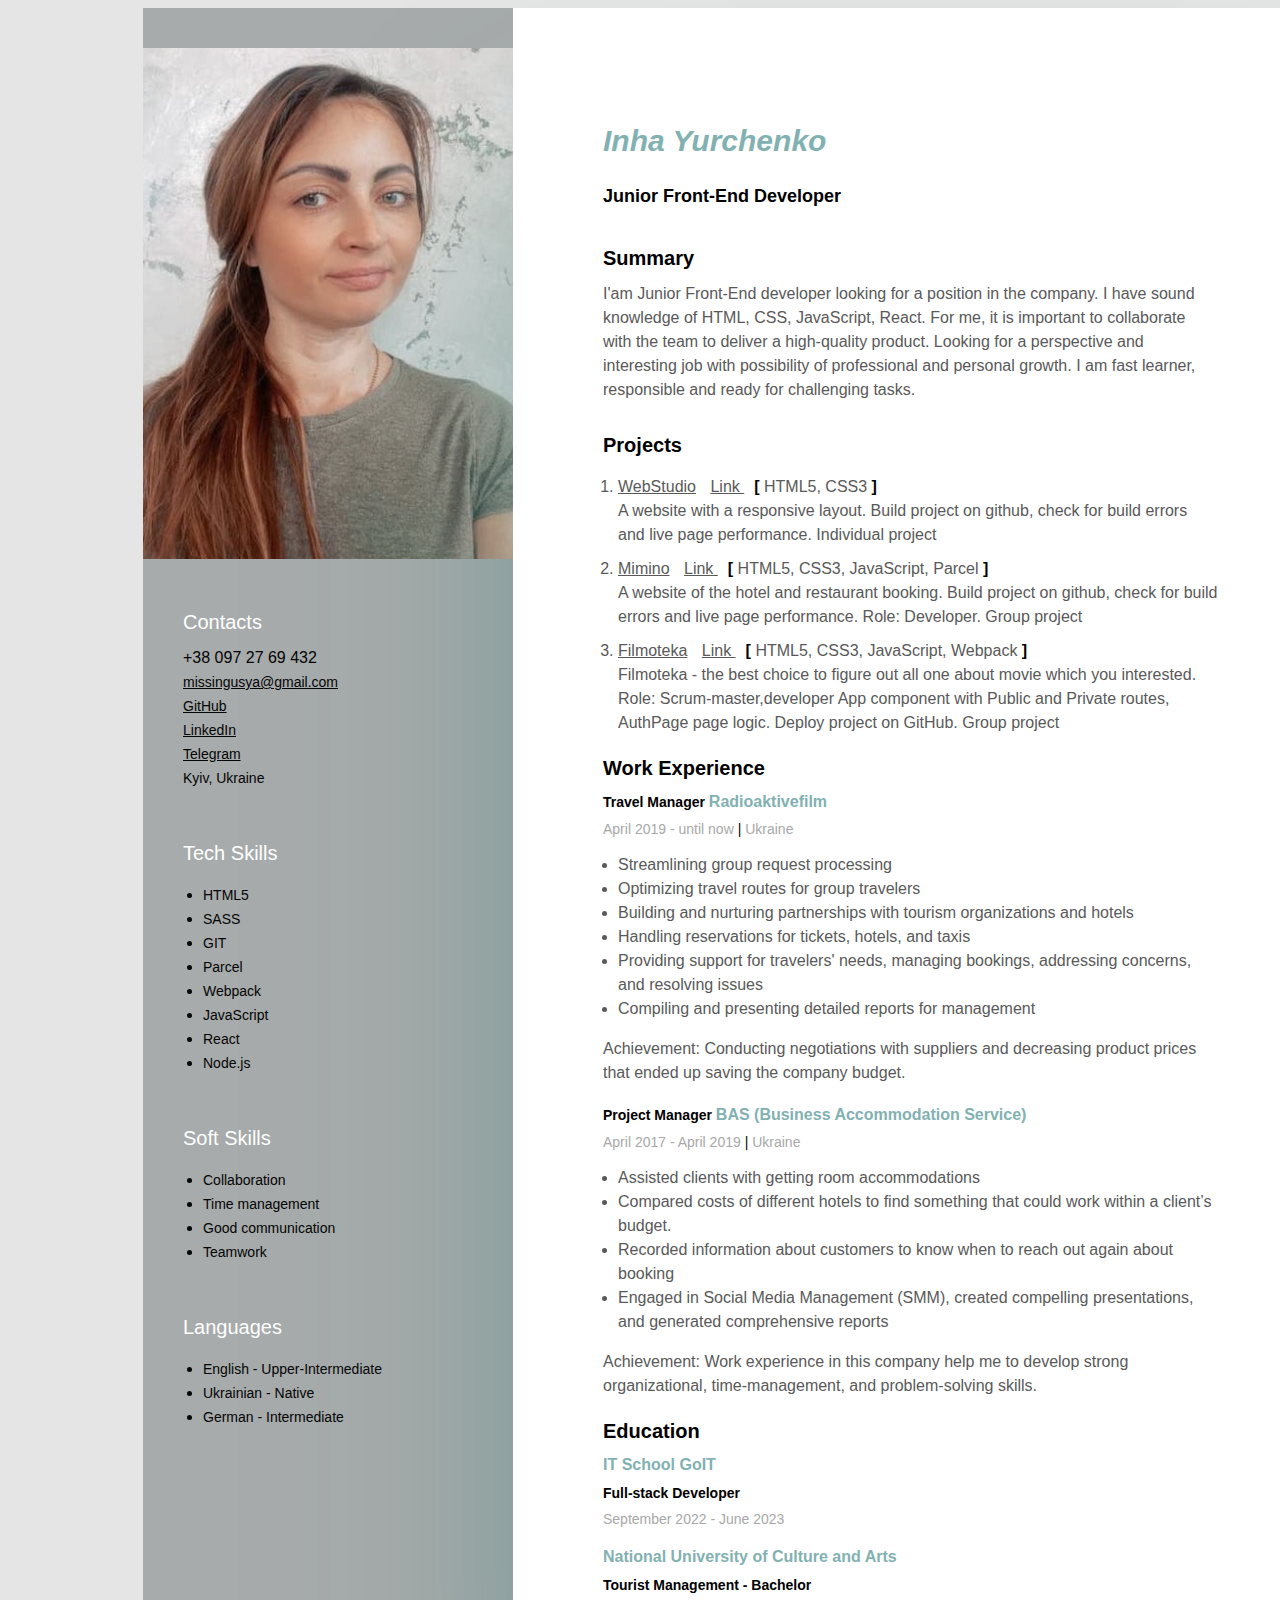
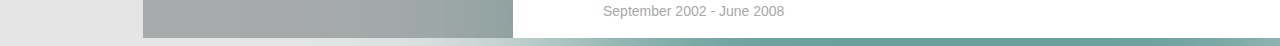
<file: index.html>
<!DOCTYPE html>
<html lang="en">
  <head>
    <meta charset="UTF-8" />
    <meta http-equiv="X-UA-Compatible" content="IE=edge" />
    <meta name="viewport" content="width=device-width, initial-scale=1.0" />
    <title>CV</title>
    <link rel="preconnect" href="https://fonts.googleapis.com" />
    <link
      href="https://fonts.googleapis.com/css2?family=Montserrat:wght@400;700&display=swap"
      rel="stylesheet"
    />
    <link rel="stylesheet" href="styles/styles.css" />
  </head>

  <body>
    <!-- Main -->
    <div class="main">
      <div class="main-content">
        <!-- About me -->
        <div class="about">
          <h1 class="about-name">Inha Yurchenko</h1>
          <h2 class="about-position">Junior Front-End Developer</h2>
          <h3 class="title">Summary</h3>
          <p class="about-description">
            I'am Junior Front-End developer looking for a position in the
            company. I have sound knowledge of HTML, CSS, JavaScript, React. For
            me, it is important to collaborate with the team to deliver a
            high-quality product. Looking for a perspective and interesting job
            with possibility of professional and personal growth. I am fast
            learner, responsible and ready for challenging tasks.
          </p>
        </div>
        <!-- Projects -->
        <div class="projects">
          <h3 class="title">Projects</h3>
          <ol class="projects-list">
            <li class="project-item">
              <span class="project">
                <a
                  href="https://inhaasap.github.io/goit-markup-hw-08/"
                  class="project-link"
                  >WebStudio</a
                >

                <a
                  href="https://github.com/Inhaasap/goit-markup-hw-08"
                  class="project-link"
                  >Link
                </a>

                <span class="project-bracket">[</span> HTML5, CSS3
                <span class="project-bracket">]</span></span
              >
              <p class="project-text">
                A website with a responsive layout. Build project on github,
                check for build errors and live page performance. Individual
                project
              </p>
            </li>
            <li class="project-item">
              <span class="project">
                <a
                  href="https://olhalushina.github.io/mimino/"
                  class="project-link"
                  >Mimino</a
                >
                <a
                  href="https://github.com/OlhaLushina/mimino"
                  class="project-link"
                  >Link
                </a>
                <span class="project-bracket">[</span> HTML5, CSS3, JavaScript,
                Parcel <span class="project-bracket">]</span></span
              >
              <p class="project-text">
                A website of the hotel and restaurant booking. Build project on
                github, check for build errors and live page performance. Role:
                Developer. Group project
              </p>
            </li>
            <li class="project-item">
              <span class="project">
                <a
                  href="https://bohdanmus.github.io/Filmoteka/"
                  class="project-link"
                  >Filmoteka</a
                >
                <a
                  href="https://github.com/BohdanMus/Filmoteka"
                  class="project-link"
                  >Link
                </a>
                <span class="project-bracket">[</span> HTML5, CSS3, JavaScript,
                Webpack <span class="project-bracket">]</span></span
              >
              <p class="project-text">
                Filmoteka - the best choice to figure out all one about movie
                which you interested. Role: Scrum-master,developer App component
                with Public and Private routes, AuthPage page logic. Deploy
                project on GitHub. Group project
              </p>
            </li>
            <!-- <li class="project-item">
        <span class="project">
        <a href="https://cryptohub.p.goit.global/" class="project-link">https://cryptohub.p.goit.global/</a>
        ...............<span class="project-bracket">[</span> JavaScript <span class="project-bracket">]</span></span>
      </li>
      <li class="project-item">
        <span class="project">
        <a href="https://kidslike.p.goit.global/" class="project-link">https://kidslike.p.goit.global/</a>
        ........<span class="project-bracket">[</span> React.js, Node.js <span class="project-bracket">]</span></span>
      </li>
      <li class="project-item">
        <span class="project">
        <a href="https://kidslike.p.goit.global/" class="project-link">https://kidslike.p.goit.global/</a>
        ........<span class="project-bracket">[</span> React.js, Node.js <span class="project-bracket">]</span></span>
      </li> -->
          </ol>
        </div>
        <!-- Work -->
        <div class="work">
          <h3 class="title">Work Experience</h3>
          <!-- Copmany 1 -->
          <!-- <div>
        <h4 class="work-position">Front-End Developer 
         <span class="organisation">Freelance</span></h4>
        <p class="period">April 2022 - up to now   
         <span class="line">|</span>  Ukraine</p>
        <ul class="work-list">
          <li class="work-list-item">Lorem ipsum dolor sit amet, consectetur adipisicing elit. Inventore, fugit?</li>
          <li class="work-list-item">Lorem ipsum dolor sit amet, consectetur adipisicing elit. Inventore, fugit?</li>
          <li class="work-list-item">Lorem ipsum dolor sit amet, consectetur adipisicing elit. Inventore, fugit?</li>
          <li class="work-list-item">Lorem ipsum dolor sit amet, consectetur adipisicing elit. Inventore, fugit?</li>
        </ul>
    </div> -->
          <!-- Company 2 -->
          <div class="work-experience">
            <h4 class="work-position">
              Travel Manager <span class="organisation">Radioaktivefilm</span>
            </h4>
            <p class="period">
              April 2019 - until now <span class="line">|</span> Ukraine
            </p>
            <ul class="work-list">
              <li class="work-list-item">
                Streamlining group request processing
              </li>
              <li class="work-list-item">
                Optimizing travel routes for group travelers
              </li>
              <li class="work-list-item">
                Building and nurturing partnerships with tourism organizations
                and hotels
              </li>
              <li class="work-list-item">
                Handling reservations for tickets, hotels, and taxis
              </li>
              <li class="work-list-item">
                Providing support for travelers' needs, managing bookings,
                addressing concerns, and resolving issues
              </li>
              <li class="work-list-item">
                Compiling and presenting detailed reports for management
              </li>
            </ul>
            <p class="work-list-text">
              Achievement: Conducting negotiations with suppliers and decreasing
              product prices that ended up saving the company budget.
            </p>
          </div>
          <!-- Company 3 -->
          <div class="work-experience">
            <h4 class="work-position">
              Project Manager
              <span class="organisation"
                >BAS (Business Accommodation Service)</span
              >
            </h4>
            <p class="period">
              April 2017 - April 2019 <span class="line">|</span> Ukraine
            </p>
            <ul class="work-list">
              <li class="work-list-item">
                Assisted clients with getting room accommodations
              </li>
              <li class="work-list-item">
                Compared costs of different hotels to find something that could
                work within a client’s budget.
              </li>
              <li class="work-list-item">
                Recorded information about customers to know when to reach out
                again about booking
              </li>
              <li class="work-list-item">
                Engaged in Social Media Management (SMM), created compelling
                presentations, and generated comprehensive reports
              </li>
            </ul>
            <p class="work-list-text">
              Achievement: Work experience in this company help me to develop
              strong organizational, time-management, and problem-solving
              skills.
            </p>
          </div>
          <!-- Education -->
          <div class="education">
            <h4 class="education-title">Education</h4>
            <h5 class="education-secondary">IT School GoIT</h5>
            <h6 class="education-undertitle">Full-stack Developer</h6>
            <p class="education-text">September 2022 - June 2023</p>
            <h5 class="education-secondary">
              National University of Culture and Arts
            </h5>
            <h6 class="education-undertitle">Tourist Management - Bachelor</h6>
            <p class="education-text">September 2002 - June 2008</p>
          </div>
        </div>
      </div>
      <!-- Side bar -->
      <aside class="side-bar">
        <img
          class="photo"
          src="./img/photo1.jpg"
          alt="фото дівчини"
          width="370"
        />
        <!-- Contacts -->
        <div class="contacts">
          <h3 class="sidebar-title">Contacts</h3>
          <div class="contact">
            <p class="contact-text">
              <!-- <svg class="contact-icon" width="15" height="15">
                <use href="./img/symbol-defs.svg#icon-mobile"></use>
              </svg> -->
              <a class="contact-link" href="380972769432"></a>+38 097 27 69 432
            </p>
            <p>
              <!-- <svg class="contact-icon" width="15" height="15">
                <use href="./img/symbol-defs.svg#icon-envelop"></use>
              </svg> -->
              <a class="contact-link" href="mailto:missingusya@gmail.com"
                >missingusya@gmail.com</a
              >
            </p>
            <p>
              <!-- <svg class="contact-icon" width="15" height="15">
                <use href="./img/symbol-defs.svg#icon-github"></use>
              </svg> -->
              <a class="contact-link" href="https://github.com/Inhaasap"
                >GitHub</a
              >
            </p>
            <p>
              <!-- <svg class="contact-icon" width="15" height="15">
                <use href="./img/symbol-defs.svg#icon-linkedin"></use>
              </svg> -->
              <a
                class="contact-link"
                href="https://www.linkedin.com/in/inha-yurchenko-64b110150/"
                >LinkedIn</a
              >
            </p>
            <p>
              <!-- <svg class="contact-icon" width="15" height="15">
                <use href="./img/symbol-defs.svg#icon-telegram"></use>
              </svg> -->
              <a class="contact-link" href="https://t.me/inhaasap">Telegram</a>
            </p>
            <p>
              <!-- <svg class="contact-icon" width="15" height="15">
                <use href="./img/symbol-defs.svg#icon-location"></use>
              </svg> -->
              <a class="contact-link location" href="#">Kyiv, Ukraine</a>
            </p>
          </div>
          <!-- Tech Skils -->
          <div class="tech-skills">
            <h3 class="sidebar-title">Tech Skills</h3>
            <ul class="tech-skills-list">
              <li class="tech-skills-item">
                <span class="tech-skills-text">HTML5</span>
              </li>
              <li class="tech-skills-item">
                <span class="tech-skills-text">SASS</span>
              </li>
              <li class="tech-skills-item">
                <span class="tech-skills-text">GIT</span>
              </li>
              <li class="tech-skills-item">
                <span class="tech-skills-text">Parcel</span>
              </li>
              <li class="tech-skills-item">
                <span class="tech-skills-text">Webpack</span>
              </li>
              <li class="tech-skills-item">
                <span class="tech-skills-text">JavaScript</span>
              </li>
              <li class="tech-skills-item">
                <span class="tech-skills-text">React</span>
              </li>
              <li class="tech-skills-item">
                <span class="tech-skills-text">Node.js</span>
              </li>
            </ul>
          </div>

          <!-- Soft Skils -->
          <div class="soft-skills">
            <h3 class="sidebar-title">Soft Skills</h3>
            <ul class="tech-skills-list">
              <li class="tech-skills-item">
                <span class="tech-skills-text">Collaboration</span>
              </li>
              <li class="tech-skills-item">
                <span class="tech-skills-text">Time management</span>
              </li>
              <li class="tech-skills-item">
                <span class="tech-skills-text">Good communication</span>
              </li>
              <li class="tech-skills-item">
                <span class="tech-skills-text">Teamwork</span>
              </li>
            </ul>
          </div>

          <!-- Languages -->
          <div class="languages">
            <h3 class="sidebar-title">Languages</h3>
            <ul class="languages-list">
              <li class="languages-item">
                <span class="languages-text">English - Upper-Intermediate</span>
              </li>
              <li class="languages-item">
                <span class="languages-text">Ukrainian - Native </span>
              </li>
              <li class="languages-item">
                <span class="languages-text">German - Intermediate</span>
              </li>
            </ul>
          </div>
        </div>
      </aside>
    </div>
  </body>
</html>
</file>
<file: styles/styles.css>
body {
  /* font-family: Montserrat, sans-serif; */
  background-color: #e5e5e5;
  font-family: "Gill Sans", "Gill Sans MT", Calibri, "Trebuchet MS", sans-serif;
}

p,
h1,
h2,
h3,
h4,
h5,
h6 {
  margin: 0;
}

.main {
  display: flex;
  flex-direction: row-reverse;
  background-color: #e5e5e5;
  width: 1300px;
  margin: 0 auto;
}

.main-content {
  background-color: #ffffff;
  height: 1420px;
  box-shadow: 46px 200px 224px -14px rgba(70, 138, 132, 0.81);
  padding: 105px 90px;
}

.about {
  margin-bottom: 20px;
}

.about-position {
  font-style: normal;
  font-weight: 600;
  font-size: 18px;
  line-height: 17px;
  color: #000000;
  margin-bottom: 40px;
}

.about-name {
  font-style: italic;
  font-weight: 600;
  font-size: 30px;
  line-height: 55px;
  color: rgb(130, 177, 177);
  margin-bottom: 20px;
}

.about-description {
  font-weight: 500;
  font-size: 16px;
  line-height: 24px;
  color: #595959;
  width: 600px;
  margin-bottom: 30px;
}

.projects {
  margin-bottom: 20px;
}

.title {
  font-style: normal;
  font-weight: 600;
  font-size: 20px;
  line-height: 27px;
  color: #000000;
  margin-bottom: 10px;
}

.projects-list {
  padding: 0;
  margin-left: 15px;
}

.project-item {
  font-weight: 500;
  font-size: 16px;
  line-height: 24px;
  color: #595959;
  width: 600px;
  margin-bottom: 10px;
}

.project,
.project-link {
  font-style: normal;
  font-weight: 500;
  font-size: 16px;
  line-height: 24px;
  color: #595959;
}

.project-link {
  /* text-decoration: none; */
  margin-right: 10px;
}

.project-bracket {
  font-style: normal;
  font-weight: 600;
  font-size: 16px;
  line-height: 24px;
  color: #000000;
}

.project-text {
  font-style: normal;
  font-weight: 500;
  font-size: 16px;
  line-height: 24px;
  color: #595959;
}

.work {
  margin-bottom: 20px;
}

.work-position {
  font-style: normal;
  font-weight: 700;
  font-size: 16px;
  line-height: 20px;
  color: #000000;
  margin-bottom: 10px;
}

.organisation {
  font-style: normal;
  font-weight: 600;
  font-size: 16px;
  line-height: 20px;
  color: rgb(130, 177, 177);
  margin-bottom: 10px;
}

.period {
  font-style: normal;
  font-weight: 400;
  font-size: 14px;
  line-height: 15px;
  color: #a8a8a8;
  margin-bottom: 10px;
}

.line {
  font-style: normal;
  font-weight: 400;
  font-size: 14px;
  line-height: 15px;
  color: #000000;
}

.work-experience {
  margin-bottom: 20px;
}

.work-position {
  font-style: normal;
  font-weight: 700;
  font-size: 14px;
  line-height: 17px;
  color: #000000;
  margin-bottom: 10px;
}

.work-list {
  padding: 0;
  margin-left: 15px;
}

.work-list-item {
  font-style: normal;
  font-style: normal;
  font-weight: 500;
  font-size: 16px;
  line-height: 24px;
  color: #595959;
  width: 600px;
}

.work-list-text {
  font-style: normal;
  font-weight: 500;
  font-size: 16px;
  line-height: 24px;
  color: #595959;
  width: 600px;
}

.education {
  margin-bottom: 20px;
}

.education-title {
  font-style: normal;
  font-weight: 600;
  font-size: 20px;
  line-height: 27px;
  color: #000000;
  margin: 0;
  margin-bottom: 10px;
}

.education-secondary {
  font-style: normal;
  font-weight: 600;
  font-size: 16px;
  line-height: 20px;
  color: rgb(130, 177, 177);
  margin-bottom: 10px;
}

.education-undertitle {
  font-style: normal;
  font-weight: 700;
  font-size: 14px;
  line-height: 17px;
  color: #000000;
  margin-bottom: 10px;
}

.education-text {
  font-style: normal;
  font-weight: 400;
  font-size: 14px;
  line-height: 15px;
  color: #a8a8a8;
  margin-bottom: 20px;
}

/* side bar styles */

.side-bar {
  background-color: rgb(167, 171, 171);
  padding-top: 40px;
  width: 370px;
}

.photo {
  max-width: 100%;
  margin-bottom: 50px;
  display: block;
  height: auto;
}

.sidebar-title {
  font-size: normal;
  font-weight: 500;
  font-size: 20px;
  line-height: 27px;
  color: #ffffff;
  margin-bottom: 10px;
}

.contacts {
  margin-left: 40px;
  margin-bottom: 50px;
}

.contact {
  margin-bottom: 50px;
}

.contact-type {
  font-size: normal;
  font-weight: 700;
  font-size: 14px;
  line-height: 24px;
  margin-right: 5px;
}

.contact-text {
  color: #050505;
}

.contact-icon {
  margin-right: 10px;
  fill: #ffffff;
}

.contact-link {
  font-style: normal;
  font-weight: 400;
  font-size: 14px;
  line-height: 24px;
  text-decoration: none;
  color: #050505;
  text-decoration: underline;
}

.location {
  text-decoration: none;
}

.tech-skills {
  margin-bottom: 50px;
}

.tech-skills-list {
  padding: 0;
  margin-left: 20px;
}

.tech-skills-item {
  color: #050505;
}

.tech-skills-text {
  color: #050505;
  font-style: normal;
  font-weight: 400;
  font-size: 14px;
  line-height: 24px;
}

.soft-skills {
  margin-bottom: 50px;
}

.languages-list {
  padding: 0;
  margin-left: 20px;
}

.languages-item {
  color: #050505;
}

.languages-text {
  color: #050505;
  font-style: normal;
  font-weight: 400;
  font-size: 14px;
  line-height: 24px;
}
</file>
